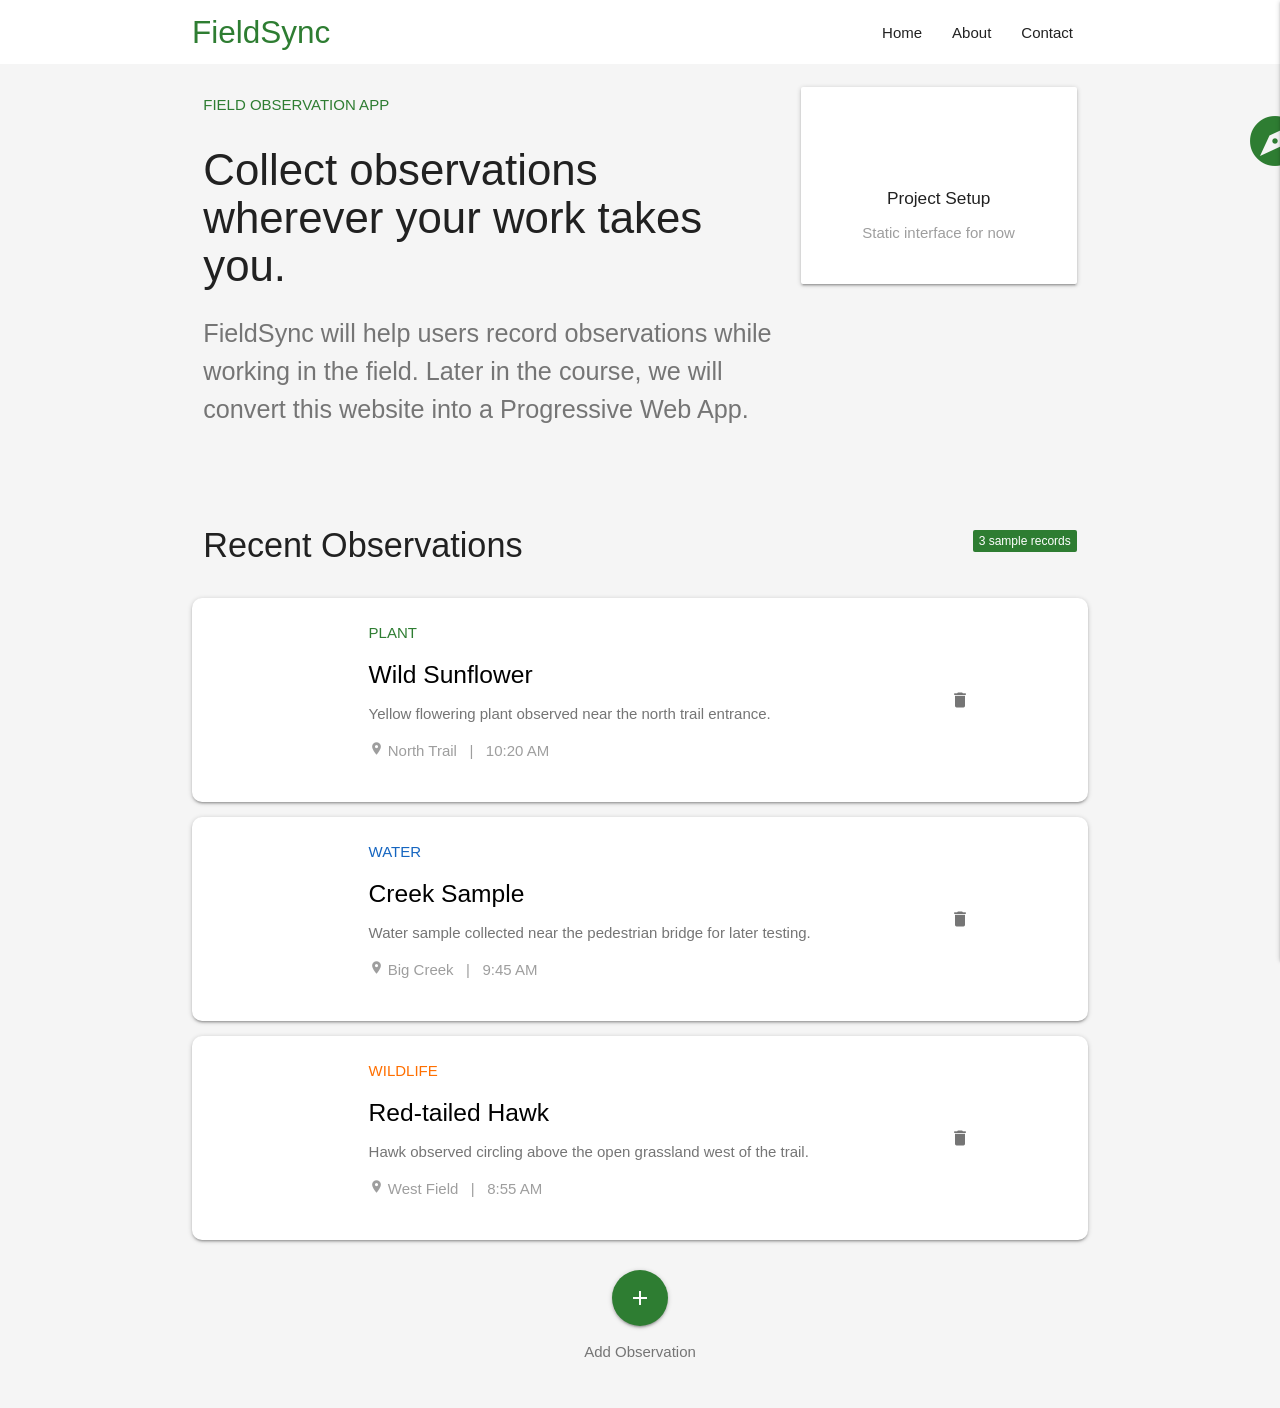
<file: Week 3/index.html>
<!DOCTYPE html>
<html lang="en">
<head>
  <meta charset="UTF-8">
  <meta name="viewport" content="width=device-width, initial-scale=1.0">

  <title>FieldSync | Field Observation App</title>

  <!-- Materialize CSS -->
  <link
    rel="stylesheet"
    href="https://cdnjs.cloudflare.com/ajax/libs/materialize/1.0.0/css/materialize.min.css"
  >

  <!-- Material Icons -->
  <link
    href="https://fonts.googleapis.com/icon?family=Material+Icons"
    rel="stylesheet"
  >

  <!-- Small FieldSync-specific stylesheet -->
  <link rel="stylesheet" href="css/styles.css">
</head>

<body class="grey lighten-4">

  <!-- =========================
       NAVIGATION
  ========================== -->
  <header>
    <nav class="white z-depth-0">
      <div class="nav-wrapper container">

        <a href="index.html" class="brand-logo green-text text-darken-3">
          FieldSync
        </a>

        <!-- Mobile navigation trigger -->
        <a
          href="#"
          data-target="mobile-menu"
          class="sidenav-trigger right"
          aria-label="Open navigation menu"
        >
          <i class="material-icons black-text">menu</i>
        </a>

        <!-- Desktop navigation -->
        <ul class="right hide-on-med-and-down">
          <li>
            <a href="index.html" class="grey-text text-darken-4 waves-effect">
              Home
            </a>
          </li>
          <li>
            <a href="pages/about.html" class="grey-text text-darken-4 waves-effect">
              About
            </a>
          </li>
          <li>
            <a href="pages/contact.html" class="grey-text text-darken-4 waves-effect">
              Contact
            </a>
          </li>
        </ul>

      </div>
    </nav>
  </header>

  <!-- =========================
       MOBILE SIDE NAVIGATION
  ========================== -->
  <ul class="sidenav" id="mobile-menu">
    <li>
      <div class="user-view green darken-3">
        <span class="white-text name">FieldSync</span>
        <span class="white-text email">Field Observation App</span>
      </div>
    </li>

    <li>
      <a href="index.html">
        <i class="material-icons">home</i>
        Home
      </a>
    </li>

    <li>
      <a href="pages/about.html">
        <i class="material-icons">info_outline</i>
        About
      </a>
    </li>

    <li>
      <a href="pages/contact.html">
        <i class="material-icons">mail_outline</i>
        Contact
      </a>
    </li>
  </ul>

  <!-- =========================
       MAIN CONTENT
  ========================== -->
  <main>

    <!-- Application introduction -->
    <section class="container section">
      <div class="row">

        <div class="col s12 m8">
          <p class="green-text text-darken-3">
            <strong>FIELD OBSERVATION APP</strong>
          </p>

          <h3 class="grey-text text-darken-4">
            Collect observations wherever your work takes you.
          </h3>

          <p class="flow-text grey-text text-darken-1">
            FieldSync will help users record observations while working in the field.
            Later in the course, we will convert this website into a Progressive Web App.
          </p>
        </div>

        <div class="col s12 m4">
          <div class="card-panel white center-align">
            <i class="material-icons medium green-text text-darken-3">travel_explore</i>
            <h6>Project Setup</h6>
            <p class="grey-text">Static interface for now</p>
          </div>
        </div>

      </div>
    </section>

    <!-- =========================
         OBSERVATION LIST
    ========================== -->
    <section class="observations container section">

      <div class="row valign-wrapper">
        <div class="col s8">
          <h4 class="grey-text text-darken-4">Recent Observations</h4>
        </div>
        <div class="col s4 right-align">
          <span class="new badge green darken-3" data-badge-caption="sample records">3</span>
        </div>
      </div>

      <!-- Observation 1 -->
      <div class="card-panel white observation-card">
        <div class="row valign-wrapper no-margin-bottom">

          <div class="col s3 m2 center-align">
            <i class="material-icons medium green-text text-darken-2">eco</i>
          </div>

          <div class="col s7 m8">
            <span class="green-text text-darken-3"><strong>PLANT</strong></span>
            <h5 class="black-text">Wild Sunflower</h5>

            <p class="grey-text text-darken-1">
              Yellow flowering plant observed near the north trail entrance.
            </p>

            <p class="grey-text">
              <i class="material-icons tiny">place</i>
              North Trail &nbsp; | &nbsp; 10:20 AM
            </p>
          </div>

          <div class="col s2 m2 right-align">
            <button
              class="btn-flat"
              type="button"
              aria-label="Delete Wild Sunflower observation"
            >
              <i class="material-icons grey-text text-darken-1">delete_outline</i>
            </button>
          </div>

        </div>
      </div>

      <!-- Observation 2 -->
      <div class="card-panel white observation-card">
        <div class="row valign-wrapper no-margin-bottom">

          <div class="col s3 m2 center-align">
            <i class="material-icons medium blue-text text-darken-2">water_drop</i>
          </div>

          <div class="col s7 m8">
            <span class="blue-text text-darken-3"><strong>WATER</strong></span>
            <h5 class="black-text">Creek Sample</h5>

            <p class="grey-text text-darken-1">
              Water sample collected near the pedestrian bridge for later testing.
            </p>

            <p class="grey-text">
              <i class="material-icons tiny">place</i>
              Big Creek &nbsp; | &nbsp; 9:45 AM
            </p>
          </div>

          <div class="col s2 m2 right-align">
            <button
              class="btn-flat"
              type="button"
              aria-label="Delete Creek Sample observation"
            >
              <i class="material-icons grey-text text-darken-1">delete_outline</i>
            </button>
          </div>

        </div>
      </div>

      <!-- Observation 3 -->
      <div class="card-panel white observation-card">
        <div class="row valign-wrapper no-margin-bottom">

          <div class="col s3 m2 center-align">
            <i class="material-icons medium amber-text text-darken-3">flutter_dash</i>
          </div>

          <div class="col s7 m8">
            <span class="amber-text text-darken-4"><strong>WILDLIFE</strong></span>
            <h5 class="black-text">Red-tailed Hawk</h5>

            <p class="grey-text text-darken-1">
              Hawk observed circling above the open grassland west of the trail.
            </p>

            <p class="grey-text">
              <i class="material-icons tiny">place</i>
              West Field &nbsp; | &nbsp; 8:55 AM
            </p>
          </div>

          <div class="col s2 m2 right-align">
            <button
              class="btn-flat"
              type="button"
              aria-label="Delete Red-tailed Hawk observation"
            >
              <i class="material-icons grey-text text-darken-1">delete_outline</i>
            </button>
          </div>

        </div>
      </div>

      <!-- Add observation button -->
      <div class="center-align section">
        <button
          class="btn-floating btn-large green darken-3 waves-effect waves-light sidenav-trigger"
          type="button"
          data-target="observation-form"
          aria-label="Add a new observation"
        >
          <i class="material-icons">add</i>
        </button>

        <p class="grey-text text-darken-1">Add Observation</p>
      </div>

    </section>

  </main>

  <!-- =========================
       ADD OBSERVATION FORM
  ========================== -->
  <div class="sidenav" id="observation-form">

    <form class="container section" id="add-observation-form">

      <h5 class="green-text text-darken-3">Add New Observation</h5>

      <p class="grey-text text-darken-1">
        Enter the information about what you observed in the field.
      </p>

      <div class="divider"></div>

      <!-- Observation title -->
      <div class="input-field">
        <i class="material-icons prefix">title</i>
        <input id="title" type="text" class="validate" required>
        <label for="title">Observation Title</label>
      </div>

      <!-- Category -->
      <div class="input-field">
        <i class="material-icons prefix">category</i>
        <select id="category">
          <option value="" disabled selected>Choose a category</option>
          <option value="plant">Plant</option>
          <option value="wildlife">Wildlife</option>
          <option value="water">Water</option>
          <option value="trail">Trail Condition</option>
          <option value="other">Other</option>
        </select>
        <label for="category">Category</label>
      </div>

      <!-- Location -->
      <div class="input-field">
        <i class="material-icons prefix">place</i>
        <input id="location" type="text">
        <label for="location">Location</label>
      </div>

      <!-- Description -->
      <div class="input-field">
        <i class="material-icons prefix">notes</i>
        <textarea
          id="description"
          class="materialize-textarea validate"
          required
        ></textarea>
        <label for="description">Observation Description</label>
      </div>

      <!-- Submit button -->
      <div class="center-align section">
        <button
          class="btn green darken-3 waves-effect waves-light"
          type="submit"
        >
          Add Observation
          <i class="material-icons right">add</i>
        </button>
      </div>

      <p class="center-align grey-text">
        The form is UI only for this setup lecture.
      </p>

    </form>
  </div>

  <!-- Materialize JavaScript -->
  <script
    src="https://cdnjs.cloudflare.com/ajax/libs/materialize/1.0.0/js/materialize.min.js"
  ></script>

  <!-- FieldSync UI JavaScript -->
  <script src="js/ui.js"></script>

</body>
</html>
</file>
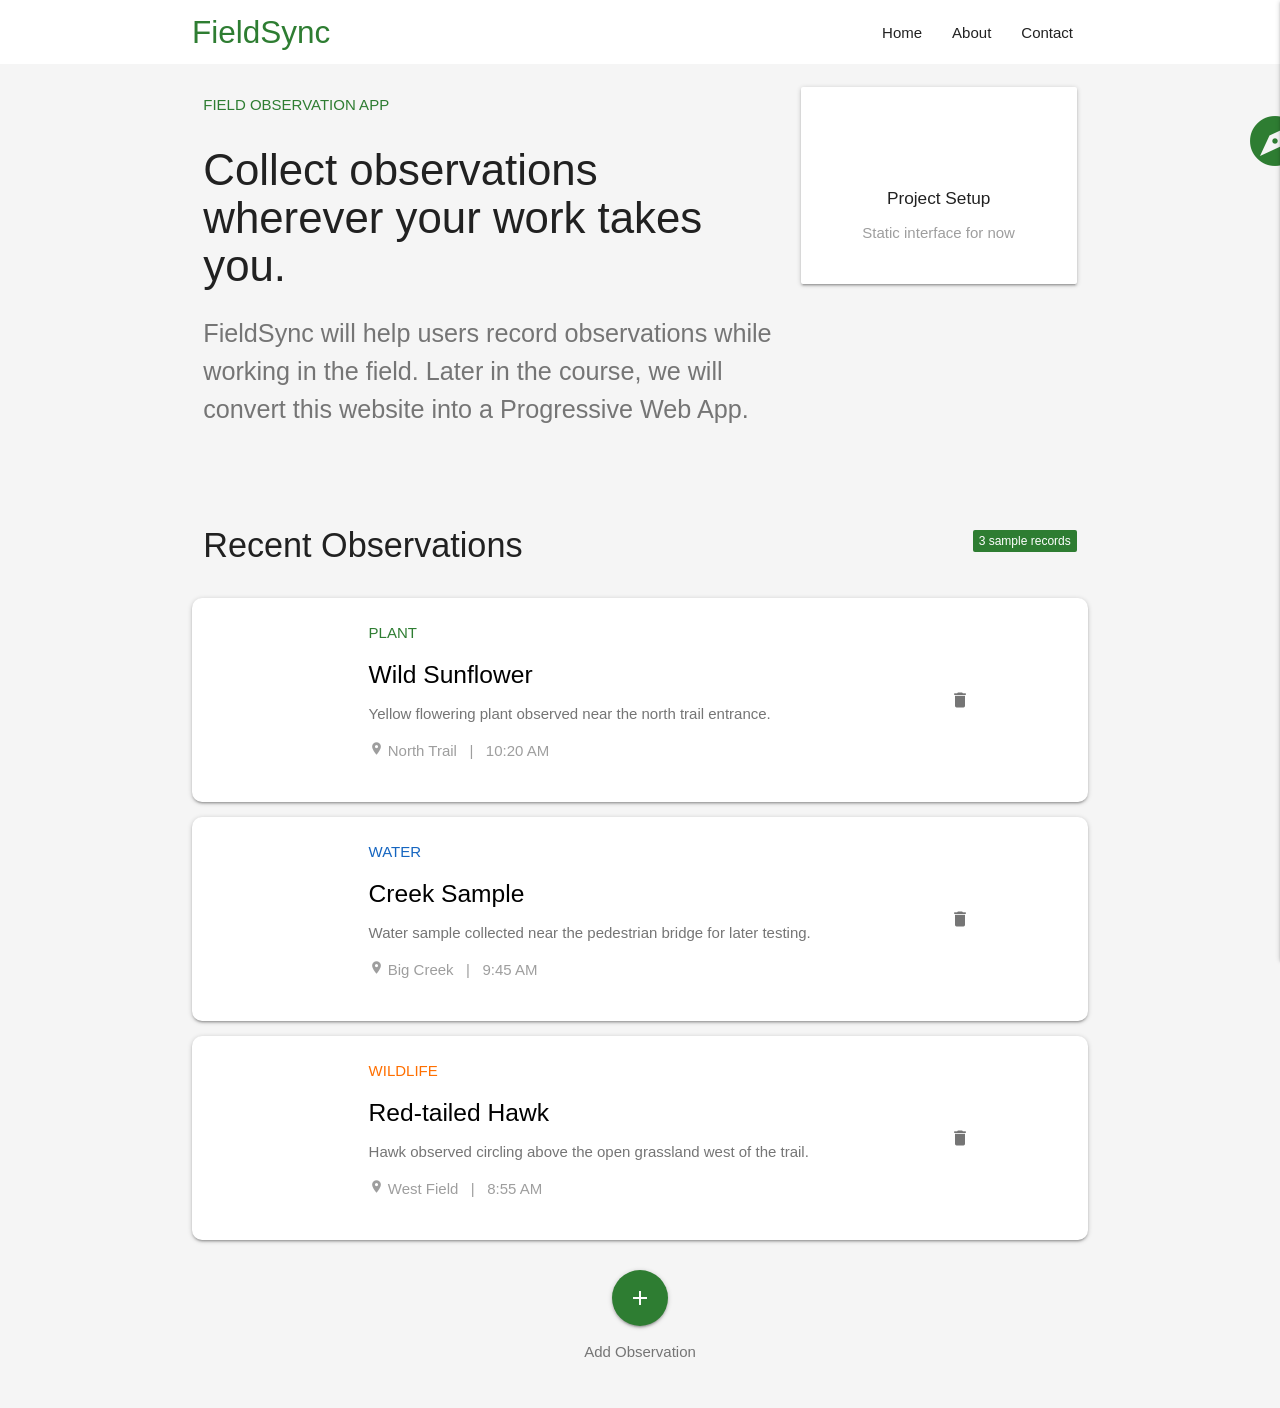
<file: Week 4/index.html>
<!doctype html>
<html lang="en">
  <head>
    <meta charset="UTF-8" />
    <meta name="viewport" content="width=device-width, initial-scale=1.0" />

    <title>FieldSync | Field Observation App</title>
    <link rel="manifest" href="/mainfest.json" />
    <!-- Materialize CSS -->
    <link
      rel="stylesheet"
      href="https://cdnjs.cloudflare.com/ajax/libs/materialize/1.0.0/css/materialize.min.css"
    />

    <!-- Material Icons -->
    <link
      href="https://fonts.googleapis.com/icon?family=Material+Icons"
      rel="stylesheet"
    />

    <!-- Small FieldSync-specific stylesheet -->
    <link rel="stylesheet" href="css/styles.css" />
  </head>

  <body class="grey lighten-4">
    <!-- =========================
       NAVIGATION
  ========================== -->
    <header>
      <nav class="white z-depth-0">
        <div class="nav-wrapper container">
          <a href="index.html" class="brand-logo green-text text-darken-3">
            FieldSync
          </a>

          <!-- Mobile navigation trigger -->
          <a
            href="#"
            data-target="mobile-menu"
            class="sidenav-trigger right"
            aria-label="Open navigation menu"
          >
            <i class="material-icons black-text">menu</i>
          </a>

          <!-- Desktop navigation -->
          <ul class="right hide-on-med-and-down">
            <li>
              <a href="index.html" class="grey-text text-darken-4 waves-effect">
                Home
              </a>
            </li>
            <li>
              <a
                href="pages/about.html"
                class="grey-text text-darken-4 waves-effect"
              >
                About
              </a>
            </li>
            <li>
              <a
                href="pages/contact.html"
                class="grey-text text-darken-4 waves-effect"
              >
                Contact
              </a>
            </li>
          </ul>
        </div>
      </nav>
    </header>

    <!-- =========================
       MOBILE SIDE NAVIGATION
  ========================== -->
    <ul class="sidenav" id="mobile-menu">
      <li>
        <div class="user-view green darken-3">
          <span class="white-text name">FieldSync</span>
          <span class="white-text email">Field Observation App</span>
        </div>
      </li>

      <li>
        <a href="index.html">
          <i class="material-icons">home</i>
          Home
        </a>
      </li>

      <li>
        <a href="pages/about.html">
          <i class="material-icons">info_outline</i>
          About
        </a>
      </li>

      <li>
        <a href="pages/contact.html">
          <i class="material-icons">mail_outline</i>
          Contact
        </a>
      </li>
    </ul>

    <!-- =========================
       MAIN CONTENT
  ========================== -->
    <main>
      <!-- Application introduction -->
      <section class="container section">
        <div class="row">
          <div class="col s12 m8">
            <p class="green-text text-darken-3">
              <strong>FIELD OBSERVATION APP</strong>
            </p>

            <h3 class="grey-text text-darken-4">
              Collect observations wherever your work takes you.
            </h3>

            <p class="flow-text grey-text text-darken-1">
              FieldSync will help users record observations while working in the
              field. Later in the course, we will convert this website into a
              Progressive Web App.
            </p>
          </div>

          <div class="col s12 m4">
            <div class="card-panel white center-align">
              <i class="material-icons medium green-text text-darken-3"
                >travel_explore</i
              >
              <h6>Project Setup</h6>
              <p class="grey-text">Static interface for now</p>
            </div>
          </div>
        </div>
      </section>

      <!-- =========================
         OBSERVATION LIST
    ========================== -->
      <section class="observations container section">
        <div class="row valign-wrapper">
          <div class="col s8">
            <h4 class="grey-text text-darken-4">Recent Observations</h4>
          </div>
          <div class="col s4 right-align">
            <span
              class="new badge green darken-3"
              data-badge-caption="sample records"
              >3</span
            >
          </div>
        </div>

        <!-- Observation 1 -->
        <div class="card-panel white observation-card">
          <div class="row valign-wrapper no-margin-bottom">
            <div class="col s3 m2 center-align">
              <i class="material-icons medium green-text text-darken-2">eco</i>
            </div>

            <div class="col s7 m8">
              <span class="green-text text-darken-3"
                ><strong>PLANT</strong></span
              >
              <h5 class="black-text">Wild Sunflower</h5>

              <p class="grey-text text-darken-1">
                Yellow flowering plant observed near the north trail entrance.
              </p>

              <p class="grey-text">
                <i class="material-icons tiny">place</i>
                North Trail &nbsp; | &nbsp; 10:20 AM
              </p>
            </div>

            <div class="col s2 m2 right-align">
              <button
                class="btn-flat"
                type="button"
                aria-label="Delete Wild Sunflower observation"
              >
                <i class="material-icons grey-text text-darken-1"
                  >delete_outline</i
                >
              </button>
            </div>
          </div>
        </div>

        <!-- Observation 2 -->
        <div class="card-panel white observation-card">
          <div class="row valign-wrapper no-margin-bottom">
            <div class="col s3 m2 center-align">
              <i class="material-icons medium blue-text text-darken-2"
                >water_drop</i
              >
            </div>

            <div class="col s7 m8">
              <span class="blue-text text-darken-3"
                ><strong>WATER</strong></span
              >
              <h5 class="black-text">Creek Sample</h5>

              <p class="grey-text text-darken-1">
                Water sample collected near the pedestrian bridge for later
                testing.
              </p>

              <p class="grey-text">
                <i class="material-icons tiny">place</i>
                Big Creek &nbsp; | &nbsp; 9:45 AM
              </p>
            </div>

            <div class="col s2 m2 right-align">
              <button
                class="btn-flat"
                type="button"
                aria-label="Delete Creek Sample observation"
              >
                <i class="material-icons grey-text text-darken-1"
                  >delete_outline</i
                >
              </button>
            </div>
          </div>
        </div>

        <!-- Observation 3 -->
        <div class="card-panel white observation-card">
          <div class="row valign-wrapper no-margin-bottom">
            <div class="col s3 m2 center-align">
              <i class="material-icons medium amber-text text-darken-3"
                >flutter_dash</i
              >
            </div>

            <div class="col s7 m8">
              <span class="amber-text text-darken-4"
                ><strong>WILDLIFE</strong></span
              >
              <h5 class="black-text">Red-tailed Hawk</h5>

              <p class="grey-text text-darken-1">
                Hawk observed circling above the open grassland west of the
                trail.
              </p>

              <p class="grey-text">
                <i class="material-icons tiny">place</i>
                West Field &nbsp; | &nbsp; 8:55 AM
              </p>
            </div>

            <div class="col s2 m2 right-align">
              <button
                class="btn-flat"
                type="button"
                aria-label="Delete Red-tailed Hawk observation"
              >
                <i class="material-icons grey-text text-darken-1"
                  >delete_outline</i
                >
              </button>
            </div>
          </div>
        </div>

        <!-- Add observation button -->
        <div class="center-align section">
          <button
            class="btn-floating btn-large green darken-3 waves-effect waves-light sidenav-trigger"
            type="button"
            data-target="observation-form"
            aria-label="Add a new observation"
          >
            <i class="material-icons">add</i>
          </button>

          <p class="grey-text text-darken-1">Add Observation</p>
        </div>
      </section>
    </main>

    <!-- =========================
       ADD OBSERVATION FORM
  ========================== -->
    <div class="sidenav" id="observation-form">
      <form class="container section" id="add-observation-form">
        <h5 class="green-text text-darken-3">Add New Observation</h5>

        <p class="grey-text text-darken-1">
          Enter the information about what you observed in the field.
        </p>

        <div class="divider"></div>

        <!-- Observation title -->
        <div class="input-field">
          <i class="material-icons prefix">title</i>
          <input id="title" type="text" class="validate" required />
          <label for="title">Observation Title</label>
        </div>

        <!-- Category -->
        <div class="input-field">
          <i class="material-icons prefix">category</i>
          <select id="category">
            <option value="" disabled selected>Choose a category</option>
            <option value="plant">Plant</option>
            <option value="wildlife">Wildlife</option>
            <option value="water">Water</option>
            <option value="trail">Trail Condition</option>
            <option value="other">Other</option>
          </select>
          <label for="category">Category</label>
        </div>

        <!-- Location -->
        <div class="input-field">
          <i class="material-icons prefix">place</i>
          <input id="location" type="text" />
          <label for="location">Location</label>
        </div>

        <!-- Description -->
        <div class="input-field">
          <i class="material-icons prefix">notes</i>
          <textarea
            id="description"
            class="materialize-textarea validate"
            required
          ></textarea>
          <label for="description">Observation Description</label>
        </div>

        <!-- Submit button -->
        <div class="center-align section">
          <button
            class="btn green darken-3 waves-effect waves-light"
            type="submit"
          >
            Add Observation
            <i class="material-icons right">add</i>
          </button>
        </div>

        <p class="center-align grey-text">
          The form is UI only for this setup lecture.
        </p>
      </form>
    </div>

    <!-- Materialize JavaScript -->
    <script src="https://cdnjs.cloudflare.com/ajax/libs/materialize/1.0.0/js/materialize.min.js"></script>

    <!-- FieldSync UI JavaScript -->
    <script src="js/ui.js"></script>
  </body>
</html>
</file>
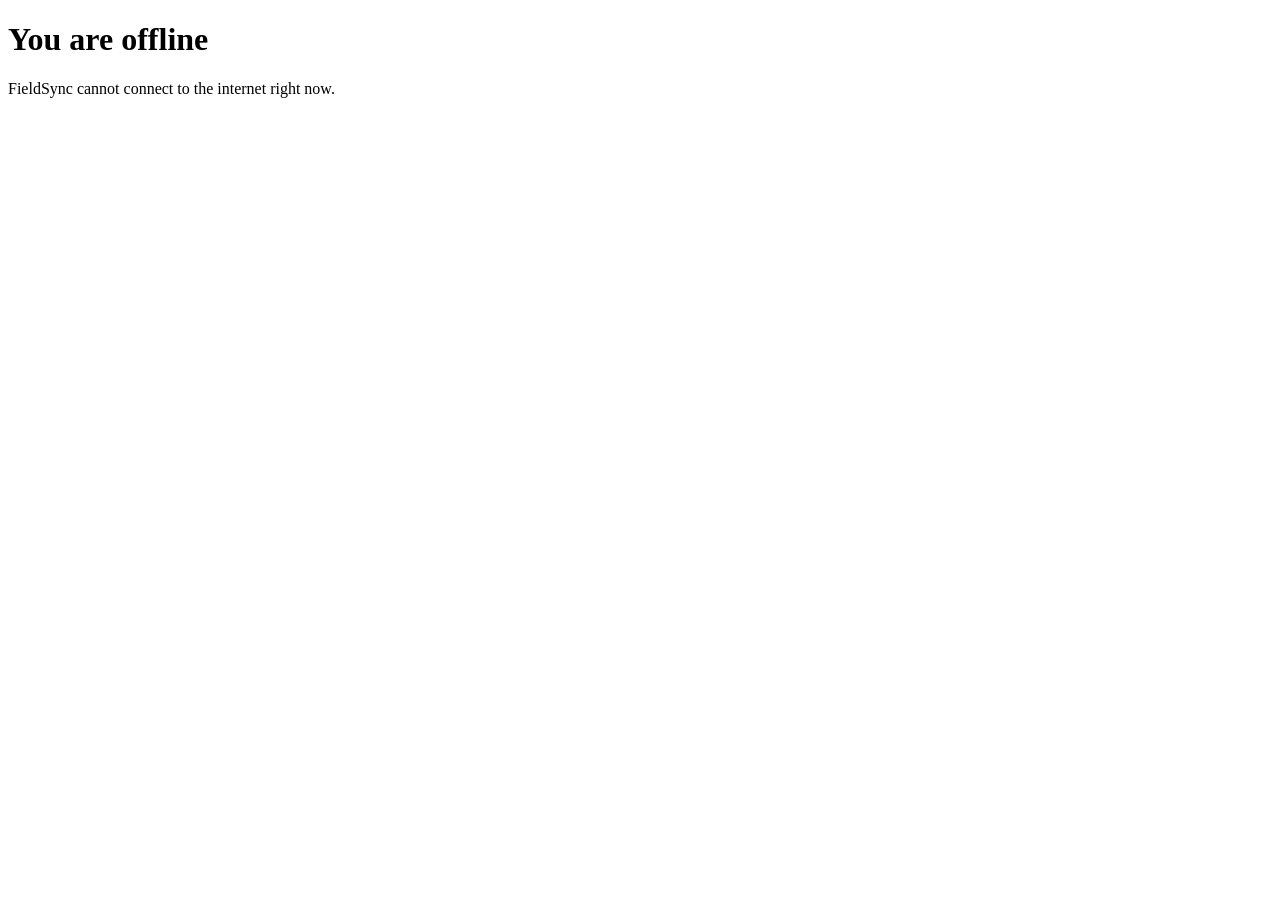
<file: Week 5/offline.html>
<!doctype html>
<html lang="en">
  <head>
    <meta charset="UTF-8" />
    <meta name="viewport" content="width=device-width, initial-scale=1.0" />
    <title>FieldSync - Offline</title>
  </head>
  <body>
    <h1>You are offline</h1>
    <p>FieldSync cannot connect to the internet right now.</p>
  </body>
</html>
</file>
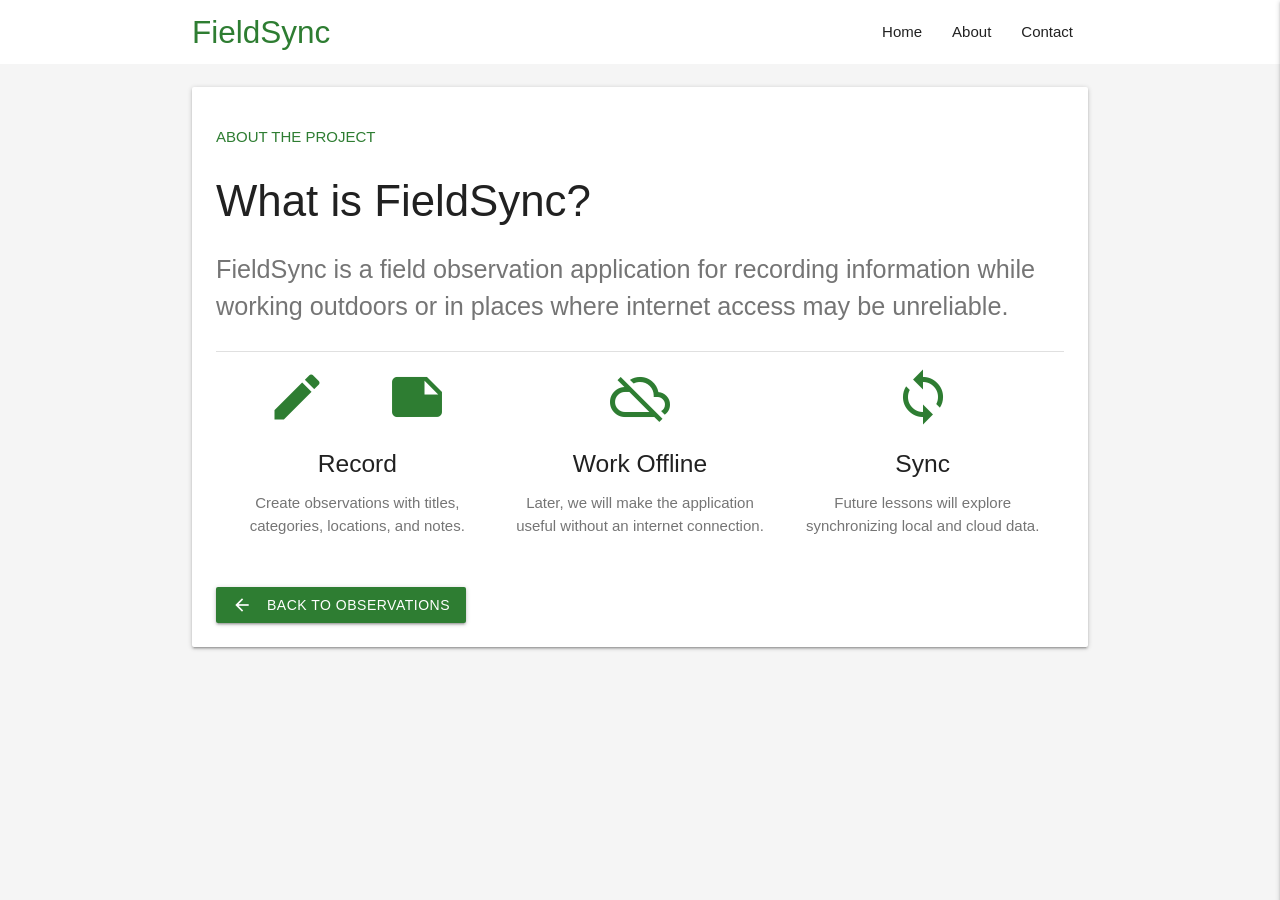
<file: Week 3/pages/about.html>
<!DOCTYPE html>
<html lang="en">
<head>
  <meta charset="UTF-8">
  <meta name="viewport" content="width=device-width, initial-scale=1.0">

  <title>About | FieldSync</title>

  <link
    rel="stylesheet"
    href="https://cdnjs.cloudflare.com/ajax/libs/materialize/1.0.0/css/materialize.min.css"
  >

  <link
    href="https://fonts.googleapis.com/icon?family=Material+Icons"
    rel="stylesheet"
  >

  <link rel="stylesheet" href="../css/styles.css">
</head>

<body class="grey lighten-4">

  <header>
    <nav class="white z-depth-0">
      <div class="nav-wrapper container">

        <a href="../index.html" class="brand-logo green-text text-darken-3">
          FieldSync
        </a>

        <a
          href="#"
          data-target="mobile-menu"
          class="sidenav-trigger right"
          aria-label="Open navigation menu"
        >
          <i class="material-icons black-text">menu</i>
        </a>

        <ul class="right hide-on-med-and-down">
          <li><a href="../index.html" class="grey-text text-darken-4">Home</a></li>
          <li><a href="about.html" class="grey-text text-darken-4">About</a></li>
          <li><a href="contact.html" class="grey-text text-darken-4">Contact</a></li>
        </ul>

      </div>
    </nav>
  </header>

  <ul class="sidenav" id="mobile-menu">
    <li>
      <div class="user-view green darken-3">
        <span class="white-text name">FieldSync</span>
        <span class="white-text email">Field Observation App</span>
      </div>
    </li>
    <li><a href="../index.html"><i class="material-icons">home</i>Home</a></li>
    <li><a href="about.html"><i class="material-icons">info_outline</i>About</a></li>
    <li><a href="contact.html"><i class="material-icons">mail_outline</i>Contact</a></li>
  </ul>

  <main class="container section">

    <div class="card-panel white">
      <p class="green-text text-darken-3"><strong>ABOUT THE PROJECT</strong></p>

      <h3 class="grey-text text-darken-4">What is FieldSync?</h3>

      <p class="flow-text grey-text text-darken-1">
        FieldSync is a field observation application for recording information
        while working outdoors or in places where internet access may be unreliable.
      </p>

      <div class="divider"></div>

      <div class="row section">

        <div class="col s12 m4 center-align">
          <i class="material-icons medium green-text text-darken-3">edit_note</i>
          <h5>Record</h5>
          <p class="grey-text text-darken-1">
            Create observations with titles, categories, locations, and notes.
          </p>
        </div>

        <div class="col s12 m4 center-align">
          <i class="material-icons medium green-text text-darken-3">cloud_off</i>
          <h5>Work Offline</h5>
          <p class="grey-text text-darken-1">
            Later, we will make the application useful without an internet connection.
          </p>
        </div>

        <div class="col s12 m4 center-align">
          <i class="material-icons medium green-text text-darken-3">sync</i>
          <h5>Sync</h5>
          <p class="grey-text text-darken-1">
            Future lessons will explore synchronizing local and cloud data.
          </p>
        </div>

      </div>

      <a
        href="../index.html"
        class="btn green darken-3 waves-effect waves-light"
      >
        <i class="material-icons left">arrow_back</i>
        Back to Observations
      </a>

    </div>

  </main>

  <script
    src="https://cdnjs.cloudflare.com/ajax/libs/materialize/1.0.0/js/materialize.min.js"
  ></script>
  <script src="../js/ui.js"></script>

</body>
</html>
</file>
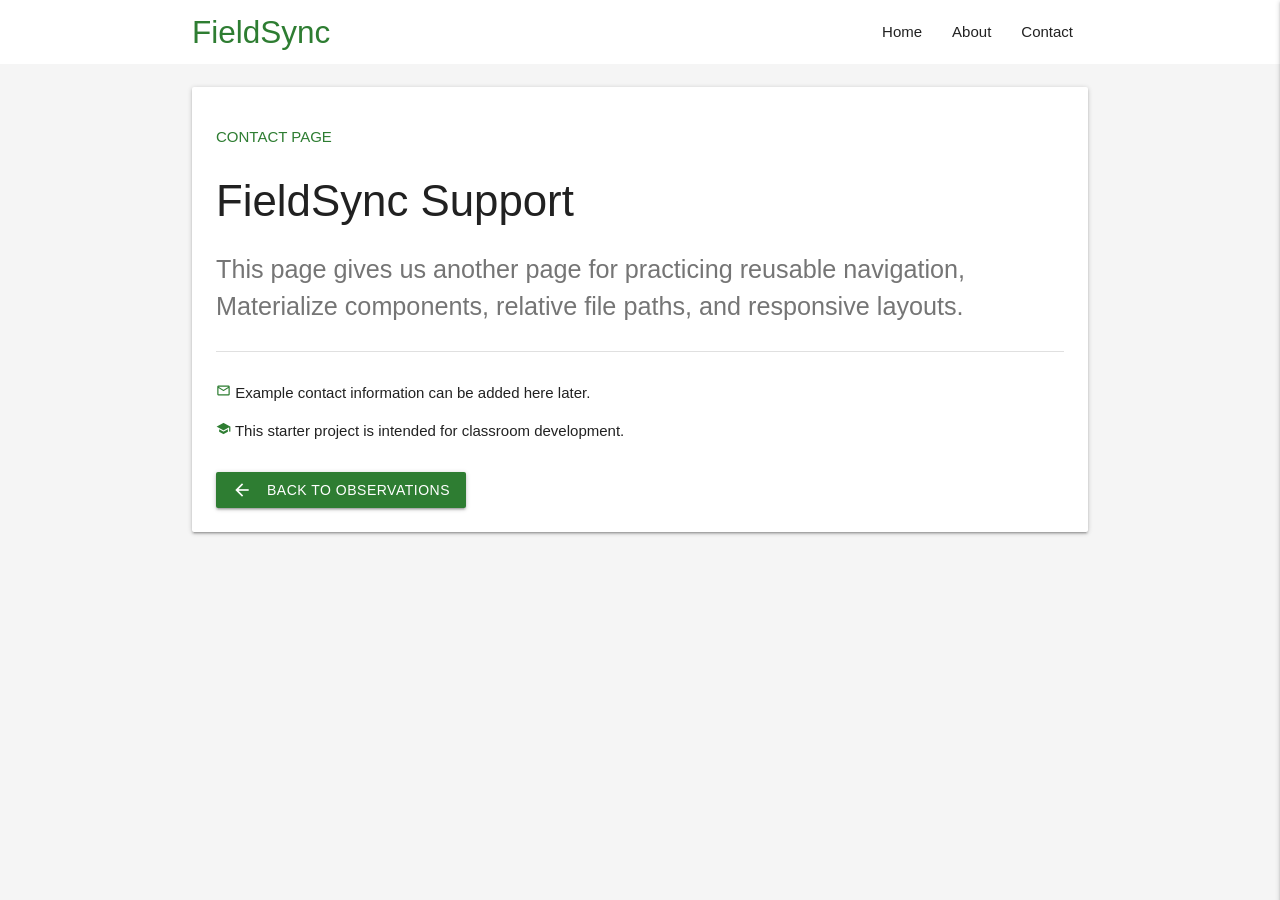
<file: Week 3/pages/contact.html>
<!DOCTYPE html>
<html lang="en">
<head>
  <meta charset="UTF-8">
  <meta name="viewport" content="width=device-width, initial-scale=1.0">

  <title>Contact | FieldSync</title>

  <link
    rel="stylesheet"
    href="https://cdnjs.cloudflare.com/ajax/libs/materialize/1.0.0/css/materialize.min.css"
  >

  <link
    href="https://fonts.googleapis.com/icon?family=Material+Icons"
    rel="stylesheet"
  >

  <link rel="stylesheet" href="../css/styles.css">
</head>

<body class="grey lighten-4">

  <header>
    <nav class="white z-depth-0">
      <div class="nav-wrapper container">

        <a href="../index.html" class="brand-logo green-text text-darken-3">
          FieldSync
        </a>

        <a
          href="#"
          data-target="mobile-menu"
          class="sidenav-trigger right"
          aria-label="Open navigation menu"
        >
          <i class="material-icons black-text">menu</i>
        </a>

        <ul class="right hide-on-med-and-down">
          <li><a href="../index.html" class="grey-text text-darken-4">Home</a></li>
          <li><a href="about.html" class="grey-text text-darken-4">About</a></li>
          <li><a href="contact.html" class="grey-text text-darken-4">Contact</a></li>
        </ul>

      </div>
    </nav>
  </header>

  <ul class="sidenav" id="mobile-menu">
    <li>
      <div class="user-view green darken-3">
        <span class="white-text name">FieldSync</span>
        <span class="white-text email">Field Observation App</span>
      </div>
    </li>
    <li><a href="../index.html"><i class="material-icons">home</i>Home</a></li>
    <li><a href="about.html"><i class="material-icons">info_outline</i>About</a></li>
    <li><a href="contact.html"><i class="material-icons">mail_outline</i>Contact</a></li>
  </ul>

  <main class="container section">

    <div class="card-panel white">
      <p class="green-text text-darken-3"><strong>CONTACT PAGE</strong></p>

      <h3 class="grey-text text-darken-4">FieldSync Support</h3>

      <p class="flow-text grey-text text-darken-1">
        This page gives us another page for practicing reusable navigation,
        Materialize components, relative file paths, and responsive layouts.
      </p>

      <div class="divider"></div>

      <div class="section">
        <p>
          <i class="material-icons tiny green-text text-darken-3">mail_outline</i>
          Example contact information can be added here later.
        </p>

        <p>
          <i class="material-icons tiny green-text text-darken-3">school</i>
          This starter project is intended for classroom development.
        </p>
      </div>

      <a
        href="../index.html"
        class="btn green darken-3 waves-effect waves-light"
      >
        <i class="material-icons left">arrow_back</i>
        Back to Observations
      </a>

    </div>

  </main>

  <script
    src="https://cdnjs.cloudflare.com/ajax/libs/materialize/1.0.0/js/materialize.min.js"
  ></script>
  <script src="../js/ui.js"></script>

</body>
</html>
</file>
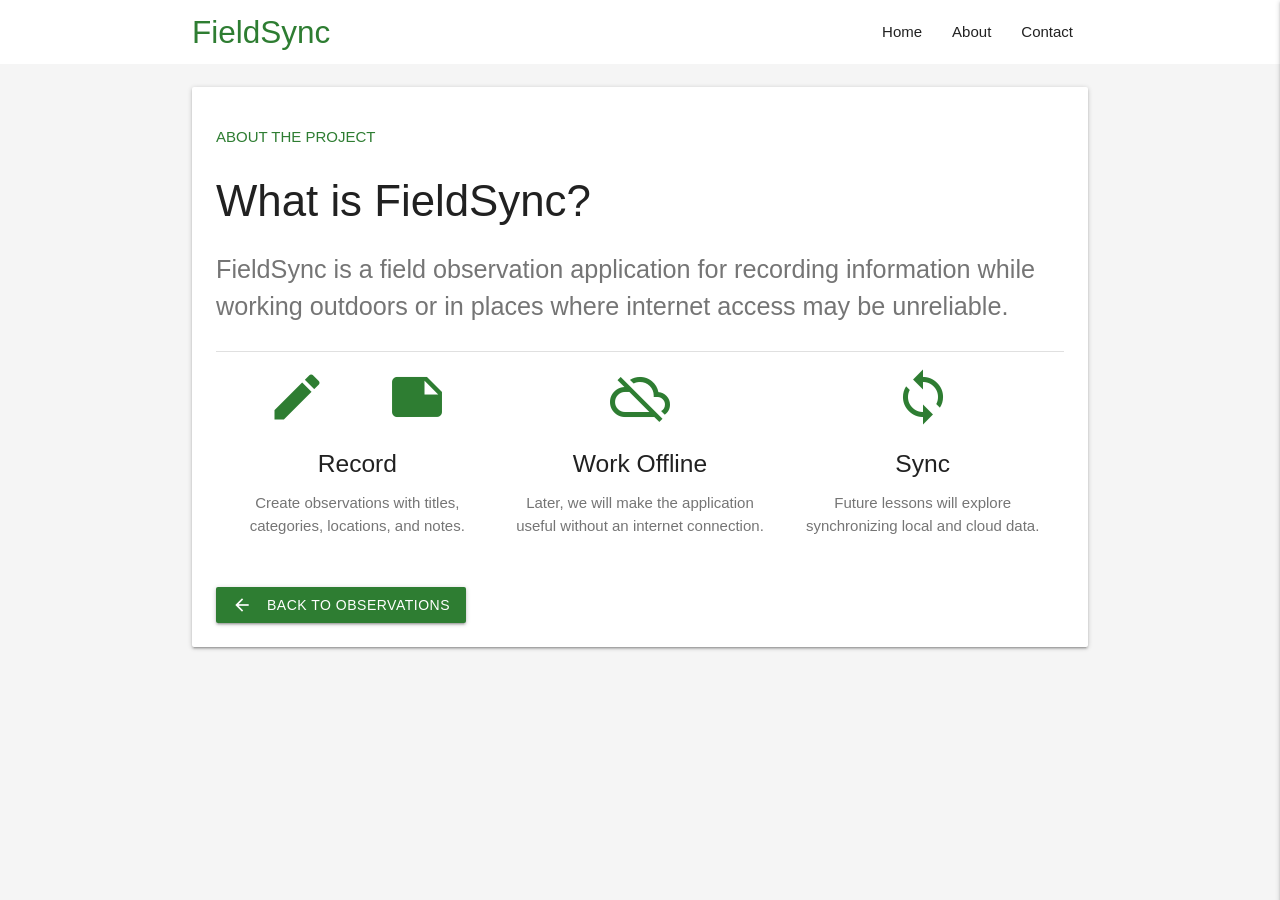
<file: Week 4/pages/about.html>
<!doctype html>
<html lang="en">
  <head>
    <meta charset="UTF-8" />
    <meta name="viewport" content="width=device-width, initial-scale=1.0" />

    <title>About | FieldSync</title>
    <link rel="manifest" href="/mainfest.json" />
    <link
      rel="stylesheet"
      href="https://cdnjs.cloudflare.com/ajax/libs/materialize/1.0.0/css/materialize.min.css"
    />

    <link
      href="https://fonts.googleapis.com/icon?family=Material+Icons"
      rel="stylesheet"
    />

    <link rel="stylesheet" href="../css/styles.css" />
  </head>

  <body class="grey lighten-4">
    <header>
      <nav class="white z-depth-0">
        <div class="nav-wrapper container">
          <a href="../index.html" class="brand-logo green-text text-darken-3">
            FieldSync
          </a>

          <a
            href="#"
            data-target="mobile-menu"
            class="sidenav-trigger right"
            aria-label="Open navigation menu"
          >
            <i class="material-icons black-text">menu</i>
          </a>

          <ul class="right hide-on-med-and-down">
            <li>
              <a href="../index.html" class="grey-text text-darken-4">Home</a>
            </li>
            <li>
              <a href="about.html" class="grey-text text-darken-4">About</a>
            </li>
            <li>
              <a href="contact.html" class="grey-text text-darken-4">Contact</a>
            </li>
          </ul>
        </div>
      </nav>
    </header>

    <ul class="sidenav" id="mobile-menu">
      <li>
        <div class="user-view green darken-3">
          <span class="white-text name">FieldSync</span>
          <span class="white-text email">Field Observation App</span>
        </div>
      </li>
      <li>
        <a href="../index.html"><i class="material-icons">home</i>Home</a>
      </li>
      <li>
        <a href="about.html"><i class="material-icons">info_outline</i>About</a>
      </li>
      <li>
        <a href="contact.html"
          ><i class="material-icons">mail_outline</i>Contact</a
        >
      </li>
    </ul>

    <main class="container section">
      <div class="card-panel white">
        <p class="green-text text-darken-3">
          <strong>ABOUT THE PROJECT</strong>
        </p>

        <h3 class="grey-text text-darken-4">What is FieldSync?</h3>

        <p class="flow-text grey-text text-darken-1">
          FieldSync is a field observation application for recording information
          while working outdoors or in places where internet access may be
          unreliable.
        </p>

        <div class="divider"></div>

        <div class="row section">
          <div class="col s12 m4 center-align">
            <i class="material-icons medium green-text text-darken-3"
              >edit_note</i
            >
            <h5>Record</h5>
            <p class="grey-text text-darken-1">
              Create observations with titles, categories, locations, and notes.
            </p>
          </div>

          <div class="col s12 m4 center-align">
            <i class="material-icons medium green-text text-darken-3"
              >cloud_off</i
            >
            <h5>Work Offline</h5>
            <p class="grey-text text-darken-1">
              Later, we will make the application useful without an internet
              connection.
            </p>
          </div>

          <div class="col s12 m4 center-align">
            <i class="material-icons medium green-text text-darken-3">sync</i>
            <h5>Sync</h5>
            <p class="grey-text text-darken-1">
              Future lessons will explore synchronizing local and cloud data.
            </p>
          </div>
        </div>

        <a
          href="../index.html"
          class="btn green darken-3 waves-effect waves-light"
        >
          <i class="material-icons left">arrow_back</i>
          Back to Observations
        </a>
      </div>
    </main>

    <script src="https://cdnjs.cloudflare.com/ajax/libs/materialize/1.0.0/js/materialize.min.js"></script>
    <script src="../js/ui.js"></script>
  </body>
</html>
</file>
<file: Week 3/css/styles.css>
/*
  FieldSync custom styles
  -----------------------
  The application intentionally relies on Materialize CSS for almost all styling.
  This file only contains a few small adjustments that are easier to express
  with custom CSS than with Materialize helper classes.
*/

body {
  min-height: 100vh;
}

.observation-card {
  border-radius: 10px;
}

.no-margin-bottom {
  margin-bottom: 0;
}

#observation-form {
  width: min(90%, 420px);
}

@media screen and (max-width: 600px) {
  .brand-logo {
    font-size: 1.6rem !important;
  }

  .observation-card h5 {
    font-size: 1.25rem;
  }
}
</file>
<file: Week 4/css/styles.css>
/*
  FieldSync custom styles
  -----------------------
  The application intentionally relies on Materialize CSS for almost all styling.
  This file only contains a few small adjustments that are easier to express
  with custom CSS than with Materialize helper classes.
*/

body {
  min-height: 100vh;
}

.observation-card {
  border-radius: 10px;
}

.no-margin-bottom {
  margin-bottom: 0;
}

#observation-form {
  width: min(90%, 420px);
}

@media screen and (max-width: 600px) {
  .brand-logo {
    font-size: 1.6rem !important;
  }

  .observation-card h5 {
    font-size: 1.25rem;
  }
}
</file>
